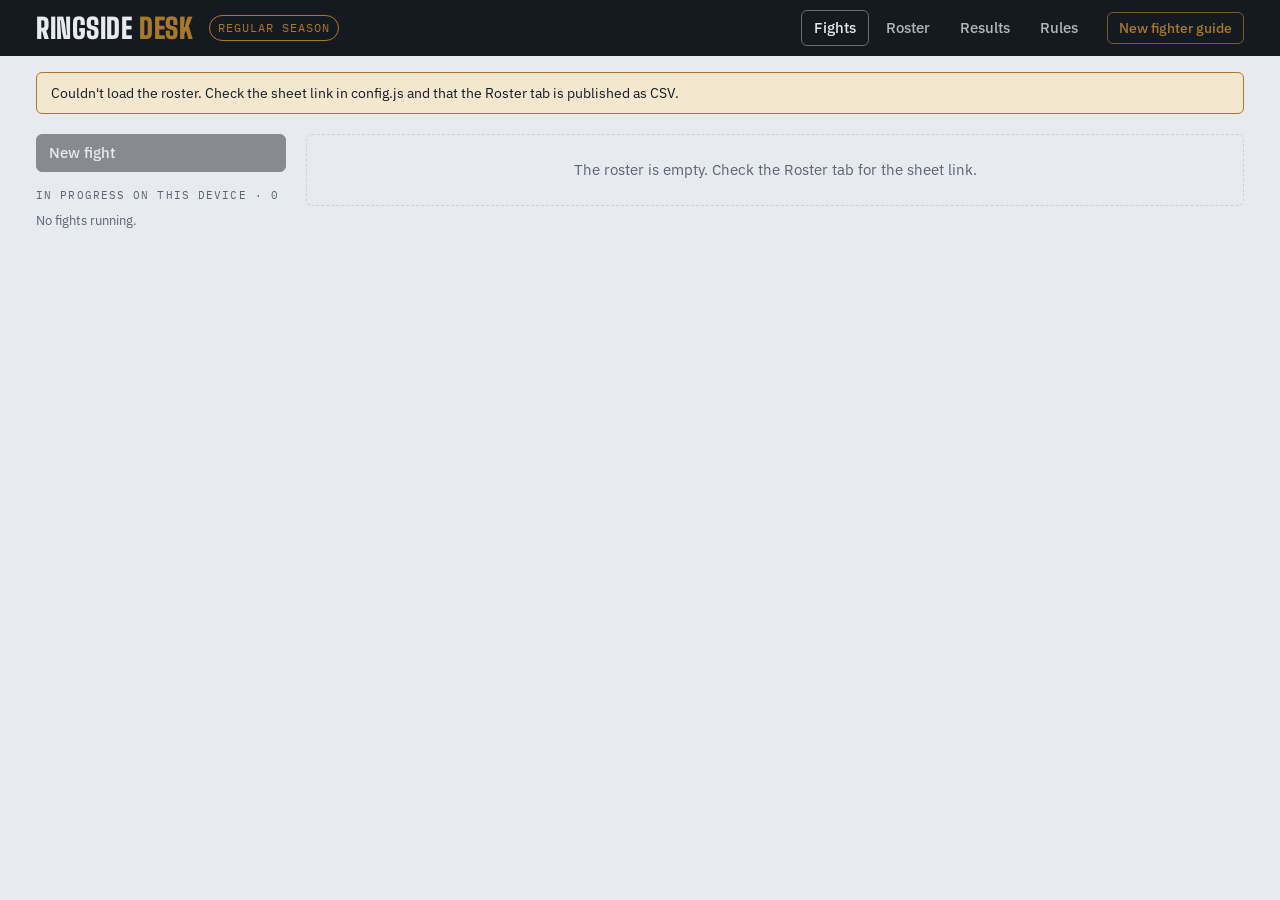
<file: index.html>
<!doctype html>
<html lang="en">
<head>
<meta charset="utf-8">
<meta name="viewport" content="width=device-width, initial-scale=1, viewport-fit=cover">
<title>Ringside Desk</title>
<link rel="preconnect" href="https://fonts.googleapis.com">
<link rel="preconnect" href="https://fonts.gstatic.com" crossorigin>
<link rel="stylesheet" href="https://fonts.googleapis.com/css2?family=Big+Shoulders+Display:wght@700;800;900&family=IBM+Plex+Mono:wght@400;600&family=IBM+Plex+Sans:wght@400;500;600&display=swap">
<link rel="stylesheet" href="css/style.css">
</head>
<body>
<header class="top">
  <div class="wrap">
    <div class="brand">Ringside <span>Desk</span></div>
    <span class="phase-chip" id="phaseChip">Regular season</span>
    <nav class="tabs" role="tablist" aria-label="Sections">
      <button role="tab" id="tab-fight" data-tab="fight" aria-selected="true">Fights</button>
      <button role="tab" id="tab-roster" data-tab="roster" aria-selected="false">Roster</button>
      <button role="tab" id="tab-results" data-tab="results" aria-selected="false">Results</button>
      <button role="tab" id="tab-rules" data-tab="rules" aria-selected="false">Rules</button>
    </nav>
    <a class="navlink" href="builder.html">New fighter guide</a>
  </div>
</header>
<div class="wrap">
  <div id="banner" class="banner" hidden></div>
  <main id="main"><div class="empty" style="margin-top:20px">Loading the roster…</div></main>
</div>
<div id="toast" class="toast" hidden role="status" aria-live="polite"></div>
<script src="config.js"></script>
<script src="js/engine.js"></script>
<script src="js/sheet.js"></script>
<script src="js/app.js"></script>
</body>
</html>
</file>
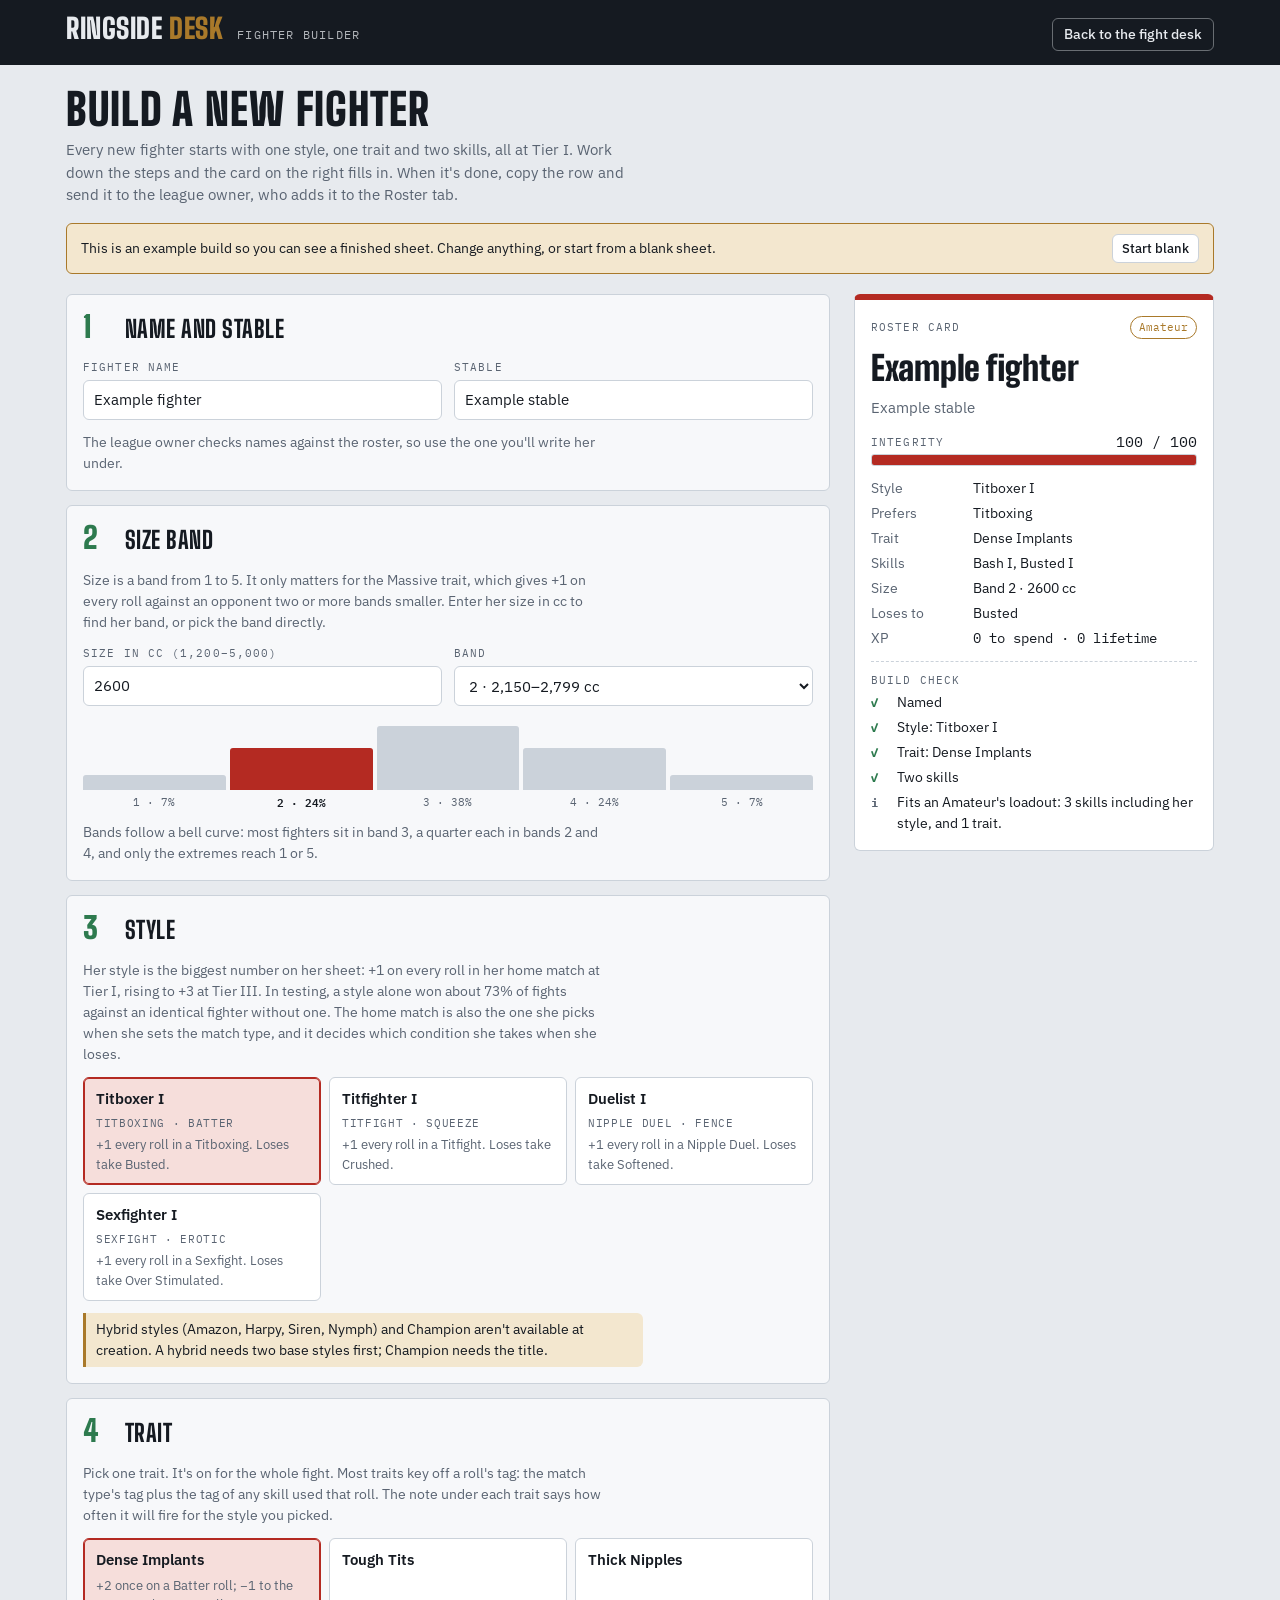
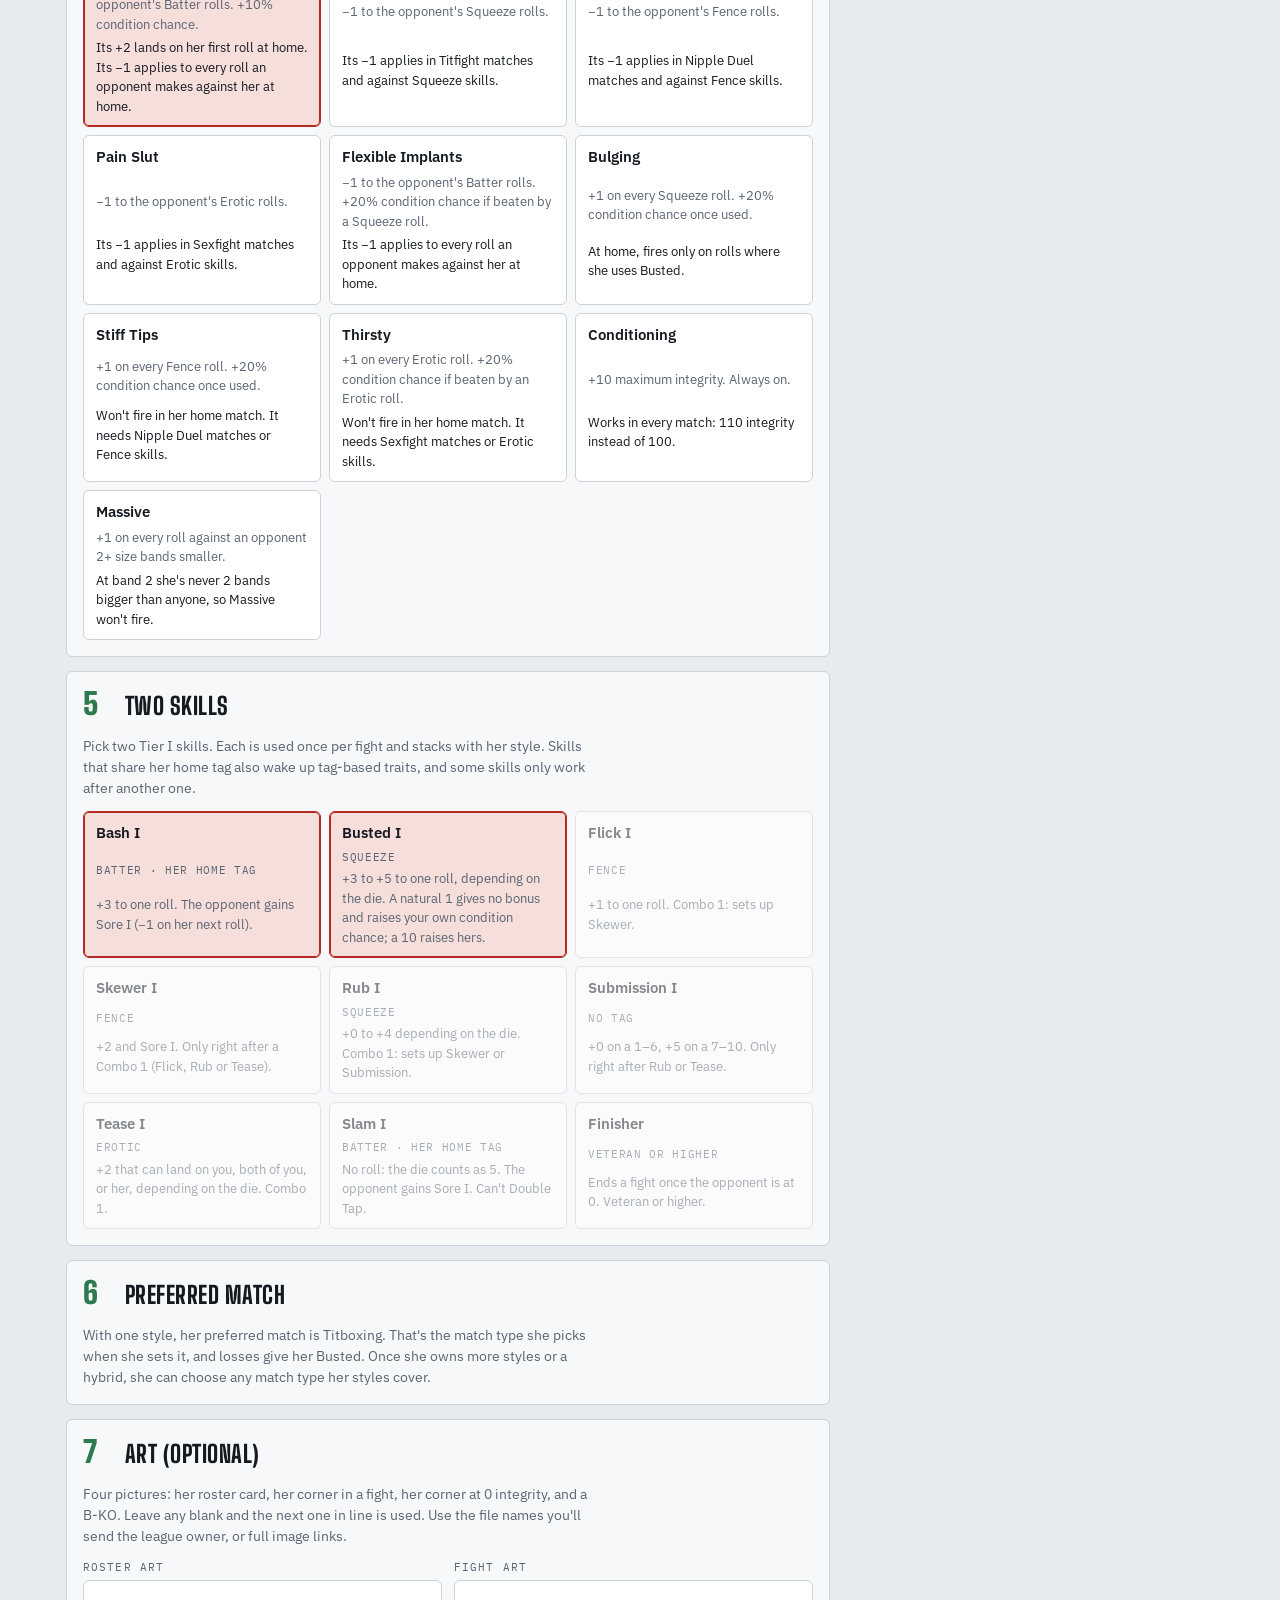
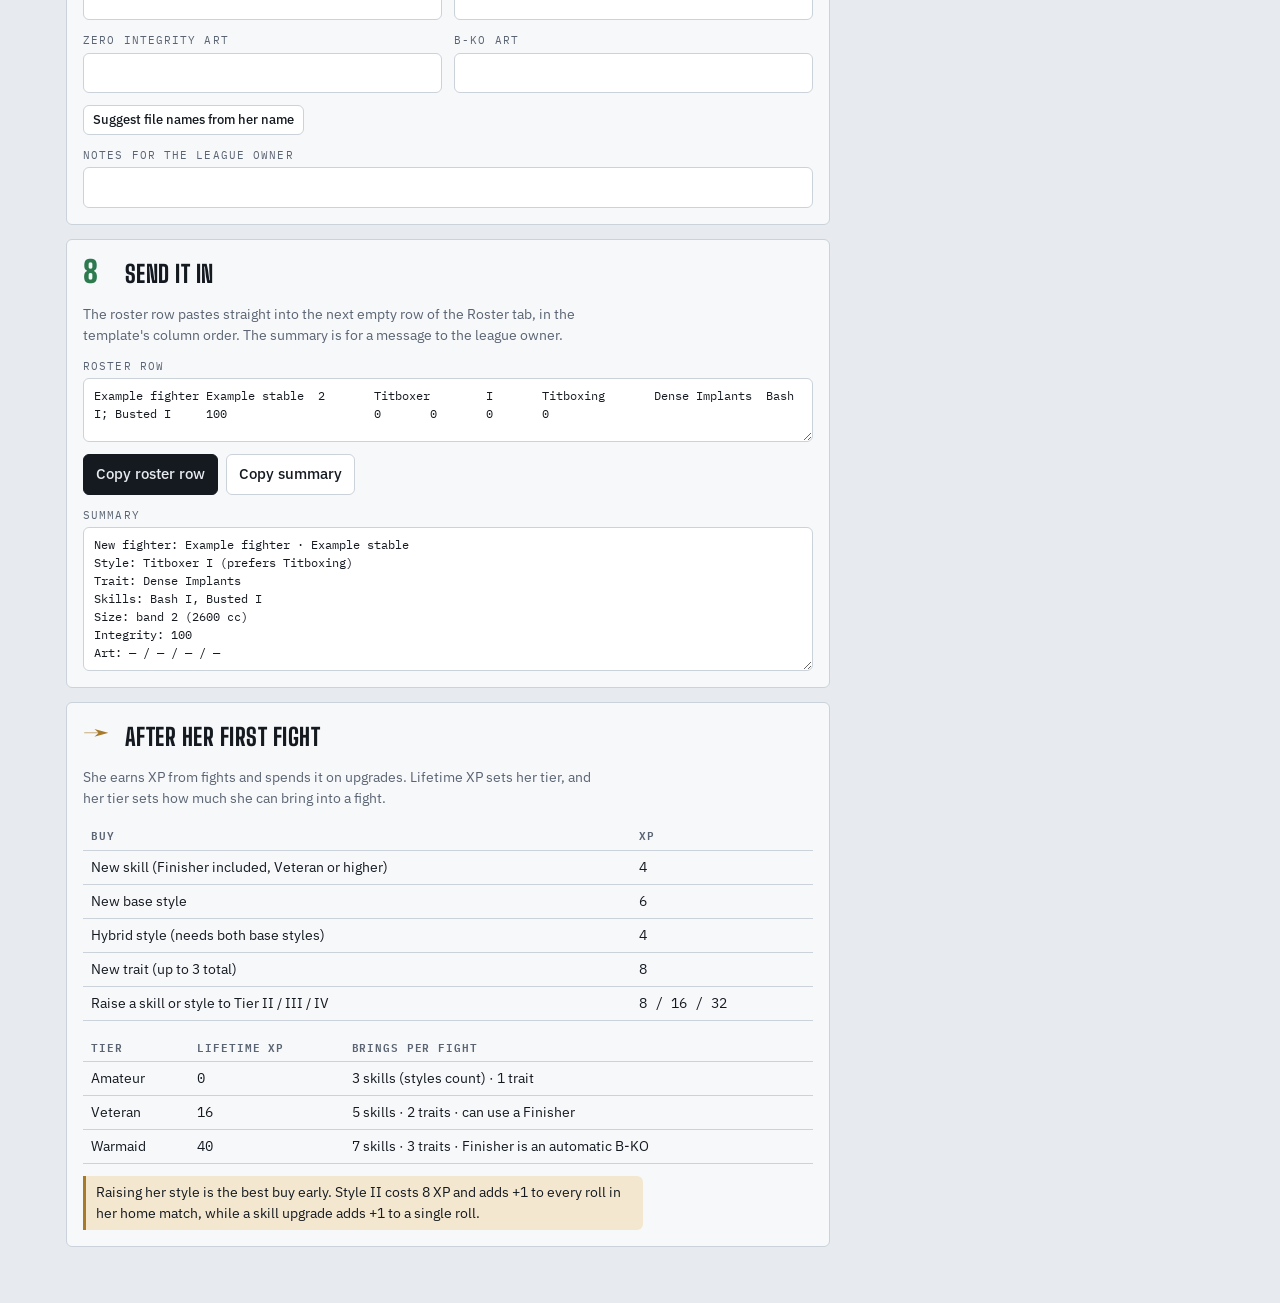
<file: builder.html>
<!doctype html>
<html lang="en">
<head>
<meta charset="utf-8">
<meta name="viewport" content="width=device-width, initial-scale=1, viewport-fit=cover">
<title>Ringside Fighter Builder</title>
<link rel="preconnect" href="https://fonts.googleapis.com">
<link rel="preconnect" href="https://fonts.gstatic.com" crossorigin>
<link rel="stylesheet" href="https://fonts.googleapis.com/css2?family=Big+Shoulders+Display:wght@700;800;900&family=IBM+Plex+Mono:wght@400;600&family=IBM+Plex+Sans:wght@400;500;600&display=swap">
<style>
/* Layout: the steps of a new fighter's paperwork on the left, the finished roster card pinned on the right like a sheet on a clipboard. */
:root {
  --mat: #E7EAEE; --panel: #F7F8FA; --raised: #FFFFFF; --ink: #151A21; --muted: #5A6472; --line: #CBD2DA;
  --red: #B42A22; --red-soft: #F6DEDB; --gold: #A9792A; --gold-soft: #F3E7CF; --ok: #2D7A4E; --ok-soft: #DDEFE4; --warn: #A3610B;
  --display: "Big Shoulders Display", "Arial Narrow", Impact, sans-serif;
  --body: "IBM Plex Sans", system-ui, -apple-system, "Segoe UI", sans-serif;
  --mono: "IBM Plex Mono", ui-monospace, Menlo, monospace;
  --r: 6px;
}
@media (prefers-color-scheme: dark) { :root:not([data-theme="light"]) {
  --mat: #0F1216; --panel: #171B21; --raised: #1D222A; --ink: #E7EAEE; --muted: #98A2AF; --line: #2B323C;
  --red: #E0564C; --red-soft: #3A1E1C; --gold: #D6A54E; --gold-soft: #33291A; --ok: #5CB585; --ok-soft: #17301F; --warn: #E0A04A; color-scheme: dark } }
:root[data-theme="dark"] {
  --mat: #0F1216; --panel: #171B21; --raised: #1D222A; --ink: #E7EAEE; --muted: #98A2AF; --line: #2B323C;
  --red: #E0564C; --red-soft: #3A1E1C; --gold: #D6A54E; --gold-soft: #33291A; --ok: #5CB585; --ok-soft: #17301F; --warn: #E0A04A; color-scheme: dark }
* { box-sizing: border-box; }
html, body { background: var(--mat); color: var(--ink); }
body { font-family: var(--body); font-size: 15px; line-height: 1.5; }
button, input, select, textarea { font: inherit; color: inherit; }
:focus-visible { outline: 2px solid var(--gold); outline-offset: 2px; }
@media (prefers-reduced-motion: reduce) { * { transition: none !important; } }

header.top { background: var(--ink); color: var(--mat); }
header.top .wrap { display: flex; align-items: baseline; gap: 14px; flex-wrap: wrap; padding-block: 14px; }
.brand { font-family: var(--display); font-weight: 900; font-size: 28px; text-transform: uppercase; letter-spacing: .02em; line-height: 1; }
.brand span { color: var(--gold); }
.sub { font-family: var(--mono); font-size: 12px; text-transform: uppercase; letter-spacing: .1em; opacity: .75; }
.wrap { max-width: 1180px; margin: 0 auto; padding-inline: 16px; }
main.wrap { padding-block: 22px 56px; }

h1, h2, h3 { font-family: var(--display); text-transform: uppercase; letter-spacing: .02em; margin: 0; text-wrap: balance; }
h1 { font-size: clamp(30px, 5vw, 44px); font-weight: 900; line-height: 1; }
h2 { font-size: 24px; font-weight: 800; }
h3 { font-size: 18px; font-weight: 800; }
p { margin: 0; max-width: 65ch; }
.lede { color: var(--muted); margin-top: 8px; }
.label { font-family: var(--mono); font-size: 11px; text-transform: uppercase; letter-spacing: .1em; color: var(--muted); }
.muted { color: var(--muted); }
.num { font-family: var(--mono); font-variant-numeric: tabular-nums; }

.layout { display: grid; grid-template-columns: minmax(0, 1fr) 360px; gap: 24px; margin-top: 20px; align-items: start; }
@media (max-width: 900px) { .layout { grid-template-columns: minmax(0, 1fr); } }
.steps { display: grid; gap: 14px; min-width: 0; }
.step { background: var(--panel); border: 1px solid var(--line); border-radius: var(--r); padding: 16px; display: grid; gap: 12px; min-width: 0; }
.step-head { display: flex; gap: 12px; align-items: baseline; }
.step-no { font-family: var(--display); font-weight: 900; font-size: 30px; line-height: 1; color: var(--gold); min-width: 30px; }
.step.done .step-no { color: var(--ok); }
.why { font-size: 14px; color: var(--muted); }
.tip { font-size: 14px; border-left: 3px solid var(--gold); padding: 6px 10px; background: var(--gold-soft); border-radius: 0 var(--r) var(--r) 0; max-width: 70ch; }

.field { display: grid; gap: 4px; min-width: 0; }
.field input, .field select, .field textarea { border: 1px solid var(--line); border-radius: var(--r); background: var(--raised); padding: 8px 10px; width: 100%; min-width: 0; }
.grid2 { display: grid; grid-template-columns: repeat(2, minmax(0, 1fr)); gap: 12px; }
@media (max-width: 560px) { .grid2 { grid-template-columns: minmax(0, 1fr); } }

.choices { display: grid; grid-template-columns: repeat(auto-fill, minmax(200px, 1fr)); gap: 8px; }
.choice { text-align: left; border: 1px solid var(--line); border-radius: var(--r); background: var(--raised); padding: 10px 12px; cursor: pointer; display: grid; gap: 4px; }
.choice:hover:not(:disabled) { border-color: var(--ink); }
.choice[aria-pressed="true"] { border-color: var(--red); background: var(--red-soft); box-shadow: inset 0 0 0 1px var(--red); }
.choice:disabled { opacity: .5; cursor: not-allowed; }
.choice .name { font-weight: 600; }
.choice .meta { font-family: var(--mono); font-size: 11px; color: var(--muted); text-transform: uppercase; letter-spacing: .06em; }
.choice .desc { font-size: 13px; color: var(--muted); }

.bands { display: grid; grid-template-columns: repeat(5, minmax(0, 1fr)); gap: 4px; align-items: end; height: 92px; }
.band { display: grid; gap: 4px; align-content: end; text-align: center; }
.band .bar { background: var(--line); border-radius: 3px 3px 0 0; }
.band.on .bar { background: var(--red); }
.band .bl { font-family: var(--mono); font-size: 11px; color: var(--muted); }
.band.on .bl { color: var(--ink); font-weight: 600; }

.note { font-size: 14px; display: flex; gap: 8px; align-items: baseline; }
.note b { font-family: var(--mono); font-size: 12px; min-width: 18px; }
.note.ok b { color: var(--ok); } .note.warn b { color: var(--warn); } .note.info b { color: var(--muted); }

/* the sheet */
.sheet { position: sticky; top: calc(16px + env(safe-area-inset-top, 0px)); background: var(--raised); border: 1px solid var(--line); border-top: 6px solid var(--red); border-radius: var(--r); padding: 16px; display: grid; gap: 12px; min-width: 0; }
@media (max-width: 900px) { .sheet { position: static; } }
.sheet-name { font-family: var(--display); font-weight: 900; font-size: 34px; line-height: 1; overflow-wrap: anywhere; }
.chip { font-family: var(--mono); font-size: 11px; padding: 2px 8px; border-radius: 99px; border: 1px solid var(--line); white-space: nowrap; }
.chip.gold { border-color: var(--gold); color: var(--gold); }
.chips { display: flex; flex-wrap: wrap; gap: 5px; }
.kv { display: grid; grid-template-columns: 92px minmax(0, 1fr); gap: 4px 10px; font-size: 14px; margin: 0; }
.kv dt { color: var(--muted); } .kv dd { margin: 0; overflow-wrap: anywhere; }
.meter { height: 12px; border-radius: 3px; border: 1px solid var(--line); background: var(--mat); overflow: hidden; }
.meter i { display: block; height: 100%; background: var(--red); }
.checks { display: grid; gap: 4px; border-top: 1px dashed var(--line); padding-top: 10px; }

.btn { display: inline-flex; align-items: center; gap: 6px; border-radius: var(--r); border: 1px solid var(--line); background: var(--raised); padding: 8px 12px; cursor: pointer; font-weight: 500; }
.btn:hover:not(:disabled) { border-color: var(--ink); }
.btn:disabled { opacity: .45; cursor: not-allowed; }
.btn.primary { background: var(--ink); color: var(--mat); border-color: var(--ink); }
.btn.small { padding: 4px 9px; font-size: 13px; }
.row { display: flex; flex-wrap: wrap; gap: 8px; align-items: center; }
.out { width: 100%; font-family: var(--mono); font-size: 12px; border: 1px solid var(--line); border-radius: var(--r); background: var(--panel); padding: 8px; color: var(--ink); resize: vertical; min-height: 64px; }
.example { display: flex; flex-wrap: wrap; gap: 10px; align-items: center; justify-content: space-between; padding: 10px 14px; border-radius: var(--r); border: 1px solid var(--gold); background: var(--gold-soft); margin-top: 16px; font-size: 14px; }
.tbl-wrap { overflow-x: auto; }
table { border-collapse: collapse; width: 100%; font-size: 14px; }
th, td { text-align: left; padding: 6px 8px; border-bottom: 1px solid var(--line); vertical-align: top; }
th { font-family: var(--mono); font-size: 11px; text-transform: uppercase; letter-spacing: .08em; color: var(--muted); font-weight: 600; }
td.num { font-family: var(--mono); }
.toast { position: fixed; left: 50%; bottom: calc(18px + env(safe-area-inset-bottom, 0px)); transform: translateX(-50%); background: var(--ink); color: var(--mat); padding: 9px 14px; border-radius: var(--r); font-size: 14px; z-index: 10; max-width: calc(100% - 32px); }
header.top a.navlink { margin-left: auto; color: inherit; font-size: 14px; font-weight: 500; text-decoration: none; border: 1px solid color-mix(in srgb, var(--mat) 40%, transparent); border-radius: var(--r); padding: 5px 11px; }
header.top a.navlink:hover { border-color: var(--mat); }
body { margin: 0; }
[hidden] { display: none !important; }
</style>
</head>
<body>

<header class="top"><div class="wrap"><div class="brand">Ringside <span>Desk</span></div><div class="sub">Fighter builder</div><a class="navlink" href="index.html">Back to the fight desk</a></div></header>

<main class="wrap">
  <h1>Build a new fighter</h1>
  <p class="lede">Every new fighter starts with one style, one trait and two skills, all at Tier I. Work down the steps and the card on the right fills in. When it's done, copy the row and send it to the league owner, who adds it to the Roster tab.</p>
  <div class="example" id="exampleBar" hidden>
    <span>This is an example build so you can see a finished sheet. Change anything, or start from a blank sheet.</span>
    <button class="btn small" id="startBlank" type="button">Start blank</button>
  </div>

  <div class="layout">
    <div class="steps">

      <section class="step" id="s1">
        <div class="step-head"><span class="step-no">1</span><h2>Name and stable</h2></div>
        <div class="grid2">
          <div class="field"><label class="label" for="f-name">Fighter name</label><input id="f-name" type="text" autocomplete="off" placeholder="Name as it appears on the roster"></div>
          <div class="field"><label class="label" for="f-stable">Stable</label><input id="f-stable" type="text" autocomplete="off" placeholder="Your stable's name"></div>
        </div>
        <p class="why">The league owner checks names against the roster, so use the one you'll write her under.</p>
      </section>

      <section class="step" id="s2">
        <div class="step-head"><span class="step-no">2</span><h2>Size band</h2></div>
        <p class="why">Size is a band from 1 to 5. It only matters for the Massive trait, which gives +1 on every roll against an opponent two or more bands smaller. Enter her size in cc to find her band, or pick the band directly.</p>
        <div class="grid2">
          <div class="field"><label class="label" for="f-cc">Size in cc (1,200–5,000)</label><input id="f-cc" type="number" min="1200" max="5000" step="50" placeholder="e.g. 2600"></div>
          <div class="field"><label class="label" for="f-band">Band</label>
            <select id="f-band"><option value="1">1 · 1,200–2,149 cc</option><option value="2">2 · 2,150–2,799 cc</option><option value="3">3 · 2,800–3,399 cc</option><option value="4">4 · 3,400–4,049 cc</option><option value="5">5 · 4,050–5,000 cc</option></select></div>
        </div>
        <div class="bands" id="bands" aria-label="How common each band is"></div>
        <p class="why">Bands follow a bell curve: most fighters sit in band 3, a quarter each in bands 2 and 4, and only the extremes reach 1 or 5.</p>
      </section>

      <section class="step" id="s3">
        <div class="step-head"><span class="step-no">3</span><h2>Style</h2></div>
        <p class="why">Her style is the biggest number on her sheet: +1 on every roll in her home match at Tier I, rising to +3 at Tier III. In testing, a style alone won about 73% of fights against an identical fighter without one. The home match is also the one she picks when she sets the match type, and it decides which condition she takes when she loses.</p>
        <div class="choices" id="styles"></div>
        <p class="tip">Hybrid styles (Amazon, Harpy, Siren, Nymph) and Champion aren't available at creation. A hybrid needs two base styles first; Champion needs the title.</p>
      </section>

      <section class="step" id="s4">
        <div class="step-head"><span class="step-no">4</span><h2>Trait</h2></div>
        <p class="why">Pick one trait. It's on for the whole fight. Most traits key off a roll's tag: the match type's tag plus the tag of any skill used that roll. The note under each trait says how often it will fire for the style you picked.</p>
        <div class="choices" id="traits"></div>
      </section>

      <section class="step" id="s5">
        <div class="step-head"><span class="step-no">5</span><h2>Two skills</h2></div>
        <p class="why">Pick two Tier I skills. Each is used once per fight and stacks with her style. Skills that share her home tag also wake up tag-based traits, and some skills only work after another one.</p>
        <div class="choices" id="skills"></div>
      </section>

      <section class="step" id="s6">
        <div class="step-head"><span class="step-no">6</span><h2>Preferred match</h2></div>
        <p id="prefText" class="why"></p>
      </section>

      <section class="step" id="s7">
        <div class="step-head"><span class="step-no">7</span><h2>Art (optional)</h2></div>
        <p class="why">Four pictures: her roster card, her corner in a fight, her corner at 0 integrity, and a B-KO. Leave any blank and the next one in line is used. Use the file names you'll send the league owner, or full image links.</p>
        <div class="grid2">
          <div class="field"><label class="label" for="f-art">Roster art</label><input id="f-art" type="text" autocomplete="off"></div>
          <div class="field"><label class="label" for="f-fart">Fight art</label><input id="f-fart" type="text" autocomplete="off"></div>
          <div class="field"><label class="label" for="f-zart">Zero integrity art</label><input id="f-zart" type="text" autocomplete="off"></div>
          <div class="field"><label class="label" for="f-bart">B-KO art</label><input id="f-bart" type="text" autocomplete="off"></div>
        </div>
        <div class="row"><button class="btn small" id="suggestArt" type="button">Suggest file names from her name</button></div>
        <div class="field"><label class="label" for="f-notes">Notes for the league owner</label><input id="f-notes" type="text" autocomplete="off"></div>
      </section>

      <section class="step" id="s8">
        <div class="step-head"><span class="step-no">8</span><h2>Send it in</h2></div>
        <p class="why">The roster row pastes straight into the next empty row of the Roster tab, in the template's column order. The summary is for a message to the league owner.</p>
        <div class="field"><span class="label">Roster row</span><textarea class="out" id="outRow" readonly rows="2"></textarea></div>
        <div class="row"><button class="btn primary" id="copyRow" type="button">Copy roster row</button><button class="btn" id="copySummary" type="button">Copy summary</button></div>
        <div class="field"><span class="label">Summary</span><textarea class="out" id="outSummary" readonly rows="7"></textarea></div>
      </section>

      <section class="step" id="s9">
        <div class="step-head"><span class="step-no">→</span><h2>After her first fight</h2></div>
        <p class="why">She earns XP from fights and spends it on upgrades. Lifetime XP sets her tier, and her tier sets how much she can bring into a fight.</p>
        <div class="tbl-wrap"><table>
          <thead><tr><th>Buy</th><th>XP</th></tr></thead>
          <tbody>
            <tr><td>New skill (Finisher included, Veteran or higher)</td><td class="num">4</td></tr>
            <tr><td>New base style</td><td class="num">6</td></tr>
            <tr><td>Hybrid style (needs both base styles)</td><td class="num">4</td></tr>
            <tr><td>New trait (up to 3 total)</td><td class="num">8</td></tr>
            <tr><td>Raise a skill or style to Tier II / III / IV</td><td class="num">8 / 16 / 32</td></tr>
          </tbody></table></div>
        <div class="tbl-wrap"><table>
          <thead><tr><th>Tier</th><th>Lifetime XP</th><th>Brings per fight</th></tr></thead>
          <tbody>
            <tr><td>Amateur</td><td class="num">0</td><td>3 skills (styles count) · 1 trait</td></tr>
            <tr><td>Veteran</td><td class="num">16</td><td>5 skills · 2 traits · can use a Finisher</td></tr>
            <tr><td>Warmaid</td><td class="num">40</td><td>7 skills · 3 traits · Finisher is an automatic B-KO</td></tr>
          </tbody></table></div>
        <p class="tip">Raising her style is the best buy early. Style II costs 8 XP and adds +1 to every roll in her home match, while a skill upgrade adds +1 to a single roll.</p>
      </section>
    </div>

    <aside class="sheet" aria-label="Character sheet preview">
      <div class="row" style="justify-content:space-between"><span class="label">Roster card</span><span class="chips"><span class="chip gold">Amateur</span></span></div>
      <div class="sheet-name" id="pvName">Unnamed</div>
      <div class="muted" id="pvStable"></div>
      <div>
        <div class="row" style="justify-content:space-between"><span class="label">Integrity</span><span class="num" id="pvInt">100 / 100</span></div>
        <div class="meter"><i style="width:100%"></i></div>
      </div>
      <dl class="kv">
        <dt>Style</dt><dd id="pvStyle">—</dd>
        <dt>Prefers</dt><dd id="pvPref">—</dd>
        <dt>Trait</dt><dd id="pvTrait">—</dd>
        <dt>Skills</dt><dd id="pvSkills">—</dd>
        <dt>Size</dt><dd id="pvSize">—</dd>
        <dt>Loses to</dt><dd id="pvCond">—</dd>
        <dt>XP</dt><dd class="num">0 to spend · 0 lifetime</dd>
      </dl>
      <div class="checks" id="checks" aria-live="polite"></div>
    </aside>
  </div>
</main>
<div class="toast" id="toast" hidden role="status" aria-live="polite"></div>

<script>
const ROMAN = ["", "I", "II", "III", "IV"];
const STYLES = {
  "Titboxer":   { match: "Titboxing",   tag: "Batter",  cond: "Busted" },
  "Titfighter": { match: "Titfight",    tag: "Squeeze", cond: "Crushed" },
  "Duelist":    { match: "Nipple Duel", tag: "Fence",   cond: "Softened" },
  "Sexfighter": { match: "Sexfight",    tag: "Erotic",  cond: "Over Stimulated" }
};
const TAG_MATCH = { Batter: "Titboxing", Squeeze: "Titfight", Fence: "Nipple Duel", Erotic: "Sexfight" };
const SKILLS = {
  "Bash":       { tag: "Batter",  text: "+3 to one roll. The opponent gains Sore I (−1 on her next roll)." },
  "Busted":     { tag: "Squeeze", text: "+3 to +5 to one roll, depending on the die. A natural 1 gives no bonus and raises your own condition chance; a 10 raises hers." },
  "Flick":      { tag: "Fence",   text: "+1 to one roll. Combo 1: sets up Skewer.", combo1: true },
  "Skewer":     { tag: "Fence",   text: "+2 and Sore I. Only right after a Combo 1 (Flick, Rub or Tease).", needs: ["Flick", "Rub", "Tease"] },
  "Rub":        { tag: "Squeeze", text: "+0 to +4 depending on the die. Combo 1: sets up Skewer or Submission.", combo1: true },
  "Submission": { tag: "",        text: "+0 on a 1–6, +5 on a 7–10. Only right after Rub or Tease.", needs: ["Rub", "Tease"] },
  "Tease":      { tag: "Erotic",  text: "+2 that can land on you, both of you, or her, depending on the die. Combo 1.", combo1: true },
  "Slam":       { tag: "Batter",  text: "No roll: the die counts as 5. The opponent gains Sore I. Can't Double Tap." },
  "Finisher":   { tag: "",        text: "Ends a fight once the opponent is at 0. Veteran or higher.", locked: true }
};
const TRAITS = {
  "Dense Implants":    { off: "Batter", def: "Batter", text: "+2 once on a Batter roll; −1 to the opponent's Batter rolls. +10% condition chance." },
  "Tough Tits":        { def: "Squeeze", text: "−1 to the opponent's Squeeze rolls." },
  "Thick Nipples":     { def: "Fence", text: "−1 to the opponent's Fence rolls." },
  "Pain Slut":         { def: "Erotic", text: "−1 to the opponent's Erotic rolls." },
  "Flexible Implants": { def: "Batter", text: "−1 to the opponent's Batter rolls. +20% condition chance if beaten by a Squeeze roll." },
  "Bulging":           { off: "Squeeze", text: "+1 on every Squeeze roll. +20% condition chance once used." },
  "Stiff Tips":        { off: "Fence", text: "+1 on every Fence roll. +20% condition chance once used." },
  "Thirsty":           { off: "Erotic", text: "+1 on every Erotic roll. +20% condition chance if beaten by an Erotic roll." },
  "Conditioning":      { text: "+10 maximum integrity. Always on." },
  "Massive":           { text: "+1 on every roll against an opponent 2+ size bands smaller." }
};
const BAND_SHARE = [7, 24, 38, 24, 7];
const BAND_RANGES = [[1200, 2149], [2150, 2799], [2800, 3399], [3400, 4049], [4050, 5000]];
const EXAMPLE = { name: "Example fighter", stable: "Example stable", cc: 2600, band: 2, style: "Titboxer", trait: "Dense Implants", skills: ["Bash", "Busted"], art: "", fart: "", zart: "", bart: "", notes: "", example: true };
const BLANK = { name: "", stable: "", cc: "", band: 3, style: "", trait: "", skills: [], art: "", fart: "", zart: "", bart: "", notes: "", example: false };

const $ = s => document.querySelector(s);
const store = {
  get() { try { const v = localStorage.getItem("fighter-builder"); return v ? JSON.parse(v) : null; } catch { return null; } },
  set(v) { try { localStorage.setItem("fighter-builder", JSON.stringify(v)); } catch { } }
};
let S = Object.assign({}, BLANK, store.get() || EXAMPLE);
let toastTimer;
function toast(m) { const t = $("#toast"); t.textContent = m; t.hidden = false; clearTimeout(toastTimer); toastTimer = setTimeout(() => t.hidden = true, 3000); }
function el(tag, attrs, ...kids) {
  const e = document.createElement(tag);
  for (const [k, v] of Object.entries(attrs || {})) {
    if (v === false || v == null) continue;
    if (k.startsWith("on")) e.addEventListener(k.slice(2), v); else if (k === "class") e.className = v; else e.setAttribute(k, v === true ? "" : v);
  }
  kids.flat().forEach(k => k != null && k !== false && e.append(k instanceof Node ? k : document.createTextNode(String(k))));
  return e;
}
function save(patch) { Object.assign(S, patch, { example: false }); store.set(S); render(); }
function bandForCc(cc) { const n = +cc; if (!n) return null; const i = BAND_RANGES.findIndex(([a, b]) => n >= a && n <= b); return i >= 0 ? i + 1 : (n < 1200 ? 1 : 5); }

/** How the chosen trait plays with the chosen style and skills. */
function traitNote(trait, style, skills) {
  const t = TRAITS[trait], st = STYLES[style]; if (!t) return "";
  if (trait === "Conditioning") return "Works in every match: 110 integrity instead of 100.";
  if (trait === "Massive") return S.band <= 2 ? `At band ${S.band} she's never 2 bands bigger than anyone, so Massive won't fire.` : `At band ${S.band}, fires against bands ${S.band - 2 === 1 ? "1" : "1–" + (S.band - 2)}.`;
  if (!st) return "Pick a style to see how often this fires.";
  const parts = [];
  if (t.off) {
    const viaSkills = skills.filter(k => SKILLS[k] && SKILLS[k].tag === t.off);
    if (t.off === st.tag) parts.push(trait === "Dense Implants" ? "Its +2 lands on her first roll at home." : "Fires on every roll in her home match.");
    else if (viaSkills.length) parts.push(`At home, fires only on rolls where she uses ${viaSkills.join(" or ")}.`);
    else parts.push(`Won't fire in her home match. It needs ${TAG_MATCH[t.off]} matches or ${t.off} skills.`);
  }
  if (t.def) parts.push(t.def === st.tag ? `Its −1 applies to every roll an opponent makes against her at home.` : `Its −1 applies in ${TAG_MATCH[t.def]} matches and against ${t.def} skills.`);
  return parts.join(" ");
}
function skillNote(name, skills) {
  const s = SKILLS[name];
  if (s.needs && !skills.some(k => s.needs.includes(k) && k !== name)) return `Needs ${s.needs.join(", ").replace(/, ([^,]*)$/, " or $1")} as her other skill, or it can never be used.`;
  return "";
}

function renderBands() {
  const box = $("#bands"); box.replaceChildren();
  BAND_SHARE.forEach((p, i) => box.append(el("div", { class: "band" + (S.band === i + 1 ? " on" : "") },
    el("div", { class: "bar", style: `height:${Math.round(p / 38 * 60) + 4}px` }), el("div", { class: "bl" }, `${i + 1} · ${p}%`))));
}
function renderStyles() {
  const box = $("#styles"); box.replaceChildren();
  for (const [name, st] of Object.entries(STYLES)) box.append(el("button", { class: "choice", type: "button", "aria-pressed": String(S.style === name), onclick: () => save({ style: name }) },
    el("span", { class: "name" }, `${name} I`), el("span", { class: "meta" }, `${st.match} · ${st.tag}`),
    el("span", { class: "desc" }, `+1 every roll in a ${st.match}. Loses take ${st.cond}.`)));
}
function renderTraits() {
  const box = $("#traits"); box.replaceChildren();
  for (const [name, t] of Object.entries(TRAITS)) box.append(el("button", { class: "choice", type: "button", "aria-pressed": String(S.trait === name), onclick: () => save({ trait: name }) },
    el("span", { class: "name" }, name), el("span", { class: "desc" }, t.text),
    S.style || name === "Conditioning" || name === "Massive" ? el("span", { class: "desc", style: "color:var(--ink)" }, traitNote(name, S.style, S.skills)) : null));
}
function renderSkills() {
  const box = $("#skills"); box.replaceChildren();
  for (const [name, s] of Object.entries(SKILLS)) {
    const on = S.skills.includes(name), full = S.skills.length >= 2 && !on;
    box.append(el("button", { class: "choice", type: "button", disabled: s.locked || full, "aria-pressed": String(on),
      onclick: () => save({ skills: on ? S.skills.filter(k => k !== name) : S.skills.concat(name) }) },
      el("span", { class: "name" }, s.locked ? name : `${name} I`),
      el("span", { class: "meta" }, s.locked ? "Veteran or higher" : (s.tag ? `${s.tag}${S.style && STYLES[S.style].tag === s.tag ? " · her home tag" : ""}` : "No tag")),
      el("span", { class: "desc" }, s.text)));
  }
}
function checks() {
  const out = [], st = STYLES[S.style];
  out.push(S.name.trim() ? ["ok", "Named"] : ["warn", "Give her a name."]);
  out.push(st ? ["ok", `Style: ${S.style} I`] : ["warn", "Pick a style."]);
  out.push(S.trait ? ["ok", `Trait: ${S.trait}`] : ["warn", "Pick a trait."]);
  out.push(S.skills.length === 2 ? ["ok", "Two skills"] : ["warn", `Pick ${2 - S.skills.length} more skill${S.skills.length === 1 ? "" : "s"}.`]);
  for (const k of S.skills) { const n = skillNote(k, S.skills); if (n) out.push(["warn", `${k}: ${n}`]); }
  if (S.trait && st) {
    const t = TRAITS[S.trait];
    if (t.off && t.off !== st.tag && !S.skills.some(k => SKILLS[k].tag === t.off)) out.push(["warn", `${S.trait} won't fire in her home match. Consider a ${t.off} skill or a different trait.`]);
    if (S.trait === "Massive" && S.band <= 2) out.push(["warn", "Massive never fires at band 1 or 2."]);
  }
  if (S.skills.includes("Slam")) out.push(["info", "Slam trades the die for a flat 5. It's mainly worth it for the Sore."]);
  if (S.skills.includes("Tease")) out.push(["info", "Tease can hand its bonus to the opponent on a 1–3."]);
  out.push(["info", "Fits an Amateur's loadout: 3 skills including her style, and 1 trait."]);
  return out;
}
function rowValues() {
  const maxI = S.trait === "Conditioning" ? 110 : 100, st = STYLES[S.style];
  return [S.name.trim(), S.stable.trim(), S.band, S.style, S.style ? "I" : "", st ? st.match : "", S.trait ? (S.trait === "Conditioning" ? "Conditioning I" : S.trait) : "",
    S.skills.map(k => `${k} I`).join("; "), maxI, "", "", 0, 0, 0, 0, "", S.art.trim(), S.fart.trim(), S.zart.trim(), S.bart.trim(), S.notes.trim()];
}
function summary() {
  const st = STYLES[S.style];
  return [`New fighter: ${S.name.trim() || "(no name yet)"}${S.stable.trim() ? " · " + S.stable.trim() : ""}`,
    `Style: ${S.style ? S.style + " I" : "—"}${st ? ` (prefers ${st.match})` : ""}`, `Trait: ${S.trait || "—"}`,
    `Skills: ${S.skills.map(k => k + " I").join(", ") || "—"}`, `Size: band ${S.band}${S.cc ? ` (${S.cc} cc)` : ""}`,
    `Integrity: ${S.trait === "Conditioning" ? 110 : 100}`,
    `Art: ${[S.art, S.fart, S.zart, S.bart].map(x => x.trim() || "—").join(" / ")}`, S.notes.trim() ? `Notes: ${S.notes.trim()}` : ""].filter(Boolean).join("\n");
}
function render() {
  $("#exampleBar").hidden = !S.example;
  for (const [id, k] of [["#f-name", "name"], ["#f-stable", "stable"], ["#f-cc", "cc"], ["#f-art", "art"], ["#f-fart", "fart"], ["#f-zart", "zart"], ["#f-bart", "bart"], ["#f-notes", "notes"]]) {
    const i = $(id); if (document.activeElement !== i) i.value = S[k] ?? "";
  }
  $("#f-band").value = String(S.band);
  renderBands(); renderStyles(); renderTraits(); renderSkills();
  const st = STYLES[S.style];
  $("#prefText").textContent = st ? `With one style, her preferred match is ${st.match}. That's the match type she picks when she sets it, and losses give her ${st.cond}. Once she owns more styles or a hybrid, she can choose any match type her styles cover.` : "Pick a style first. Her preferred match comes from it.";
  const maxI = S.trait === "Conditioning" ? 110 : 100;
  $("#pvName").textContent = S.name.trim() || "Unnamed";
  $("#pvStable").textContent = S.stable.trim() || "No stable yet";
  $("#pvInt").textContent = `${maxI} / ${maxI}`;
  $("#pvStyle").textContent = S.style ? `${S.style} I` : "—";
  $("#pvPref").textContent = st ? st.match : "—";
  $("#pvTrait").textContent = S.trait || "—";
  $("#pvSkills").textContent = S.skills.map(k => k + " I").join(", ") || "—";
  $("#pvSize").textContent = `Band ${S.band}${S.cc ? ` · ${S.cc} cc` : ""}`;
  $("#pvCond").textContent = st ? st.cond : "—";
  const box = $("#checks"); box.replaceChildren(el("span", { class: "label" }, "Build check"));
  checks().forEach(([k, t]) => box.append(el("div", { class: "note " + k }, el("b", {}, k === "ok" ? "✓" : k === "warn" ? "!" : "i"), el("span", {}, t))));
  $("#outRow").value = rowValues().join("\t");
  $("#outSummary").value = summary();
  const done = [!!S.name.trim(), true, !!S.style, !!S.trait, S.skills.length === 2, !!S.style, true, S.style && S.trait && S.skills.length === 2 && S.name.trim()];
  ["#s1", "#s2", "#s3", "#s4", "#s5", "#s6", "#s7", "#s8"].forEach((id, i) => $(id).classList.toggle("done", !!done[i]));
}
const bind = (id, key, fn) => $(id).addEventListener("input", e => save(Object.assign({ [key]: e.target.value }, fn ? fn(e.target.value) : {})));
bind("#f-name", "name"); bind("#f-stable", "stable"); bind("#f-art", "art"); bind("#f-fart", "fart"); bind("#f-zart", "zart"); bind("#f-bart", "bart"); bind("#f-notes", "notes");
bind("#f-cc", "cc", v => { const b = bandForCc(v); return b ? { band: b } : {}; });
$("#f-band").addEventListener("change", e => save({ band: +e.target.value }));
$("#startBlank").addEventListener("click", () => { S = Object.assign({}, BLANK); store.set(S); render(); toast("Blank sheet ready"); });
$("#suggestArt").addEventListener("click", () => {
  const slug = (S.name.trim() || "fighter").toLowerCase().replace(/[^a-z0-9]+/g, "-").replace(/^-|-$/g, "") || "fighter";
  save({ art: `${slug}.jpg`, fart: `${slug}-fight.jpg`, zart: `${slug}-zero.jpg`, bart: `${slug}-bko.jpg` });
});
async function copy(text, what) {
  try { await navigator.clipboard.writeText(text); toast(`${what} copied`); }
  catch { const t = what === "Roster row" ? $("#outRow") : $("#outSummary"); t.focus(); t.select(); toast("Press Ctrl+C or Cmd+C to copy the selected text"); }
}
$("#copyRow").addEventListener("click", () => copy($("#outRow").value, "Roster row"));
$("#copySummary").addEventListener("click", () => copy($("#outSummary").value, "Summary"));
render();
</script>

</body>
</html>
</file>
<file: css/style.css>
/* Layout: a ringside scoring table. Red corner left, blue corner right, the official's log between and below. */
:root {
  --mat: #E7EAEE; --panel: #F7F8FA; --raised: #FFFFFF; --ink: #151A21; --muted: #5A6472; --line: #CBD2DA;
  --red: #B42A22; --red-soft: #F6DEDB; --blue: #1D4F9F; --blue-soft: #DCE6F6; --gold: #A9792A; --gold-soft: #F3E7CF;
  --ok: #2D7A4E; --warn: #A3610B; --danger: #A01E2E;
  --display: "Big Shoulders Display", "Arial Narrow", Impact, sans-serif;
  --body: "IBM Plex Sans", system-ui, -apple-system, "Segoe UI", sans-serif;
  --mono: "IBM Plex Mono", ui-monospace, "SFMono-Regular", Menlo, monospace;
  --r: 6px;
}
@media (prefers-color-scheme: dark) { :root:not([data-theme="light"]) {
  --mat: #0F1216; --panel: #171B21; --raised: #1D222A; --ink: #E7EAEE; --muted: #98A2AF; --line: #2B323C;
  --red: #E0564C; --red-soft: #3A1E1C; --blue: #5D8FE3; --blue-soft: #1B2840; --gold: #D6A54E; --gold-soft: #33291A;
  --ok: #5CB585; --warn: #E0A04A; --danger: #E06373; color-scheme: dark } }
:root[data-theme="dark"] {
  --mat: #0F1216; --panel: #171B21; --raised: #1D222A; --ink: #E7EAEE; --muted: #98A2AF; --line: #2B323C;
  --red: #E0564C; --red-soft: #3A1E1C; --blue: #5D8FE3; --blue-soft: #1B2840; --gold: #D6A54E; --gold-soft: #33291A;
  --ok: #5CB585; --warn: #E0A04A; --danger: #E06373; color-scheme: dark }

* { box-sizing: border-box; }
[hidden] { display: none !important; }
html, body { background: var(--mat); color: var(--ink); }
body { font-family: var(--body); font-size: 15px; line-height: 1.45; }
button, select, input { font: inherit; color: inherit; }
:focus-visible { outline: 2px solid var(--gold); outline-offset: 2px; }
@media (prefers-reduced-motion: reduce) { * { transition: none !important; animation: none !important; } }

.wrap { max-width: 1240px; margin: 0 auto; padding-inline: 16px; padding-block: 0 48px; }
header.top { position: sticky; top: env(safe-area-inset-top, 0px); z-index: 5; background: var(--ink); color: var(--mat); }
header.top .wrap { display: flex; align-items: center; gap: 16px; flex-wrap: wrap; padding-block: 10px; }
.brand { font-family: var(--display); font-weight: 900; font-size: 28px; letter-spacing: .02em; text-transform: uppercase; line-height: 1; }
.brand span { color: var(--gold); }
nav.tabs { display: flex; gap: 4px; flex-wrap: wrap; margin-left: auto; }
nav.tabs button { background: transparent; border: 1px solid transparent; border-radius: var(--r); padding: 6px 12px; color: inherit; cursor: pointer; font-weight: 500; opacity: .75; }
nav.tabs button[aria-selected="true"] { opacity: 1; border-color: color-mix(in srgb, var(--mat) 40%, transparent); }
.phase-chip { font-family: var(--mono); font-size: 12px; text-transform: uppercase; letter-spacing: .08em; padding: 3px 8px; border-radius: 99px; border: 1px solid var(--gold); color: var(--gold); }

.banner { margin-block: 16px 0; padding: 10px 14px; border-radius: var(--r); background: var(--gold-soft); border: 1px solid var(--gold); font-size: 14px; }
h1, h2, h3 { font-family: var(--display); text-transform: uppercase; letter-spacing: .02em; text-wrap: balance; margin: 0; }
h2 { font-size: 26px; font-weight: 800; }
h3 { font-size: 19px; font-weight: 800; }
.label { font-family: var(--mono); font-size: 11px; text-transform: uppercase; letter-spacing: .1em; color: var(--muted); }
.muted { color: var(--muted); }
.num { font-variant-numeric: tabular-nums; font-family: var(--mono); }

.btn { display: inline-flex; align-items: center; gap: 6px; border-radius: var(--r); border: 1px solid var(--line); background: var(--raised); padding: 7px 12px; cursor: pointer; font-weight: 500; }
.btn:hover:not(:disabled) { border-color: var(--ink); }
.btn:disabled { opacity: .45; cursor: not-allowed; }
.btn.primary { background: var(--ink); color: var(--mat); border-color: var(--ink); }
.btn.gold { background: var(--gold); color: #1a1408; border-color: var(--gold); font-weight: 600; }
.btn.danger { color: var(--danger); border-color: var(--danger); }
.btn.small { padding: 4px 9px; font-size: 13px; }
.row { display: flex; gap: 8px; flex-wrap: wrap; align-items: center; }
.stack { display: grid; gap: 12px; }

/* fight tab */
.fight-layout { display: grid; grid-template-columns: 250px minmax(0, 1fr); gap: 20px; margin-top: 20px; align-items: start; }
@media (max-width: 860px) { .fight-layout { grid-template-columns: minmax(0, 1fr); } }
.rail { display: grid; gap: 8px; }
.rail-item { text-align: left; width: 100%; border: 1px solid var(--line); background: var(--panel); border-radius: var(--r); padding: 9px 10px; cursor: pointer; display: grid; gap: 2px; }
.rail-item[aria-current="true"] { border-color: var(--ink); background: var(--raised); }
.rail-item .vs { font-weight: 600; }
.rail-item .vs .r { color: var(--red); } .rail-item .vs .b { color: var(--blue); }

.card { background: var(--panel); border: 1px solid var(--line); border-radius: var(--r); padding: 16px; min-width: 0; }
.fight-head { display: flex; flex-wrap: wrap; gap: 10px 16px; align-items: center; justify-content: space-between; }
.fight-meta { display: flex; flex-wrap: wrap; gap: 6px; }
.chip { font-family: var(--mono); font-size: 12px; padding: 2px 8px; border-radius: 99px; border: 1px solid var(--line); background: var(--raised); white-space: nowrap; }
.chip.warn { border-color: var(--warn); color: var(--warn); }
.chip.bad { border-color: var(--danger); color: var(--danger); font-weight: 600; }
.chip.gold { border-color: var(--gold); color: var(--gold); }
.seg { display: inline-flex; border: 1px solid var(--line); border-radius: var(--r); overflow: hidden; flex-wrap: wrap; }
.seg button { border: 0; background: var(--raised); padding: 5px 10px; cursor: pointer; font-size: 13px; }
.seg button + button { border-left: 1px solid var(--line); }
.seg button[aria-pressed="true"] { background: var(--ink); color: var(--mat); }

.corners { display: grid; grid-template-columns: repeat(2, minmax(0, 1fr)); gap: 14px; margin-top: 14px; }
@media (max-width: 640px) { .corners { grid-template-columns: minmax(0, 1fr); } }
.corner { border-radius: var(--r); border: 1px solid var(--line); background: var(--raised); padding: 14px; display: grid; gap: 10px; min-width: 0; border-top: 5px solid var(--c); }
.corner.red { --c: var(--red); --cs: var(--red-soft); } .corner.blue { --c: var(--blue); --cs: var(--blue-soft); }
.corner-name { display: flex; align-items: baseline; gap: 10px; flex-wrap: wrap; }
.corner-name .tag { font-family: var(--display); font-weight: 900; font-size: 15px; text-transform: uppercase; color: var(--c); letter-spacing: .06em; }
.corner-name .who { font-family: var(--display); font-weight: 800; font-size: 32px; line-height: 1; }
.meter { display: grid; gap: 4px; }
.meter .bar { height: 14px; border-radius: 3px; background: var(--mat); overflow: hidden; border: 1px solid var(--line); }
.meter .fill { height: 100%; background: var(--c, var(--ink)); transition: width .4s ease; }
.meter .fill.low { background: var(--danger); }
.meter .nums { display: flex; justify-content: space-between; font-family: var(--mono); font-size: 13px; }
.chips { display: flex; flex-wrap: wrap; gap: 5px; }
.pick { border-top: 1px dashed var(--line); padding-top: 10px; display: grid; gap: 8px; }
.opt-grid { display: flex; flex-wrap: wrap; gap: 6px; }
.opt { border: 1px solid var(--line); border-radius: var(--r); background: var(--panel); padding: 5px 9px; cursor: pointer; font-size: 13px; text-align: left; }
.opt[aria-pressed="true"] { background: var(--cs); border-color: var(--c); font-weight: 600; }
.opt:disabled { opacity: .45; cursor: not-allowed; text-decoration: line-through; }
.stepper { display: inline-flex; align-items: center; border: 1px solid var(--line); border-radius: var(--r); overflow: hidden; }
.stepper button { border: 0; background: var(--raised); width: 30px; height: 30px; cursor: pointer; font-size: 16px; }
.stepper output { min-width: 38px; text-align: center; font-family: var(--mono); }
.status-line { font-size: 13px; color: var(--muted); }
.locked { color: var(--ok); font-weight: 600; }

.action-bar { display: flex; flex-wrap: wrap; gap: 10px; align-items: center; justify-content: center; margin-top: 14px; padding: 12px; border-radius: var(--r); background: var(--raised); border: 1px solid var(--line); }
.roll-btn { font-family: var(--display); font-weight: 900; font-size: 22px; text-transform: uppercase; letter-spacing: .05em; padding: 10px 26px; }
.result { margin-top: 14px; border-radius: var(--r); padding: 14px 16px; background: var(--gold-soft); border: 1px solid var(--gold); display: grid; gap: 6px; }
.result .big { font-family: var(--display); font-weight: 900; font-size: 30px; text-transform: uppercase; line-height: 1.05; }

.log { margin-top: 14px; }
.log-head { display: flex; justify-content: space-between; align-items: center; gap: 8px; flex-wrap: wrap; margin-bottom: 8px; }
.log-body { font-family: var(--mono); font-size: 13px; background: var(--raised); border: 1px solid var(--line); border-radius: var(--r); padding: 10px 12px; max-height: 420px; overflow: auto; }
.log-ex { padding-block: 6px; border-bottom: 1px solid var(--line); white-space: pre-wrap; overflow-wrap: anywhere; }
.log-ex:last-child { border-bottom: 0; }
.log-ex .h { font-weight: 600; color: var(--gold); }
.log-ex .Red { color: var(--red); } .log-ex .Blue { color: var(--blue); }

/* setup */
.setup-grid { display: grid; grid-template-columns: repeat(2, minmax(0, 1fr)); gap: 14px; }
@media (max-width: 640px) { .setup-grid { grid-template-columns: minmax(0, 1fr); } }
.field { display: grid; gap: 4px; }
.field select, .field input { border: 1px solid var(--line); border-radius: var(--r); background: var(--raised); padding: 7px 9px; width: 100%; min-width: 0; }
.checks { display: flex; flex-wrap: wrap; gap: 6px; }
.check { display: inline-flex; align-items: center; gap: 6px; border: 1px solid var(--line); border-radius: var(--r); padding: 4px 9px; background: var(--raised); font-size: 13px; cursor: pointer; }
.check input { margin: 0; width: auto; }

/* roster */
.toolbar { display: flex; flex-wrap: wrap; gap: 8px; align-items: center; justify-content: space-between; margin-block: 20px 12px; }
.stable { margin-top: 22px; }
.stable h3 { margin-bottom: 10px; display: flex; gap: 10px; align-items: baseline; }
.f-grid { display: grid; grid-template-columns: repeat(auto-fill, minmax(260px, 1fr)); gap: 12px; }
.f-card { background: var(--raised); border: 1px solid var(--line); border-radius: var(--r); padding: 12px; display: grid; gap: 8px; min-width: 0; }
.f-card.bko { border-color: var(--danger); }
.f-top { display: flex; justify-content: space-between; gap: 8px; align-items: baseline; }
.f-name { font-family: var(--display); font-weight: 800; font-size: 24px; line-height: 1; }
.kv { display: grid; grid-template-columns: 70px minmax(0, 1fr); gap: 2px 8px; font-size: 13px; }
.kv dt { color: var(--muted); } .kv dd { margin: 0; }

/* results */
.res-item { background: var(--raised); border: 1px solid var(--line); border-radius: var(--r); padding: 12px 14px; display: grid; gap: 8px; }
.res-title { font-weight: 600; }
.res-title .r { color: var(--red); } .res-title .b { color: var(--blue); }
.xp-cols { display: grid; grid-template-columns: repeat(2, minmax(0, 1fr)); gap: 10px; font-size: 13px; }
@media (max-width: 560px) { .xp-cols { grid-template-columns: minmax(0, 1fr); } }

/* rules */
.rules-grid { display: grid; grid-template-columns: repeat(auto-fill, minmax(320px, 1fr)); gap: 14px; margin-top: 16px; }
.rules-grid p, .rules-grid li { font-size: 14px; max-width: 65ch; }
.rules-grid ul { padding-left: 18px; margin: 6px 0 0; display: grid; gap: 4px; }
.tbl-wrap { overflow-x: auto; }
table.ref { border-collapse: collapse; width: 100%; font-size: 13px; }
table.ref th, table.ref td { text-align: left; padding: 5px 8px; border-bottom: 1px solid var(--line); vertical-align: top; }
table.ref th { font-family: var(--mono); font-size: 11px; text-transform: uppercase; letter-spacing: .08em; color: var(--muted); font-weight: 600; }

/* dialog + toast */
.overlay { position: fixed; inset: 0; background: color-mix(in srgb, var(--ink) 45%, transparent); display: grid; place-items: start center; padding: 40px 16px; overflow: auto; z-index: 20; }
.dialog { background: var(--panel); border: 1px solid var(--line); border-radius: var(--r); width: min(720px, 100%); padding: 18px; display: grid; gap: 14px; }
.list-rows { display: grid; gap: 6px; }
.list-row { display: grid; grid-template-columns: minmax(0, 1fr) 90px 34px; gap: 6px; }
.list-row select, .list-row input { border: 1px solid var(--line); border-radius: var(--r); background: var(--raised); padding: 6px 8px; min-width: 0; }
.toast { position: fixed; left: 50%; bottom: calc(18px + env(safe-area-inset-bottom, 0px)); transform: translateX(-50%); background: var(--ink); color: var(--mat); padding: 9px 14px; border-radius: var(--r); font-size: 14px; z-index: 30; max-width: calc(100% - 32px); }
.empty { padding: 24px; text-align: center; border: 1px dashed var(--line); border-radius: var(--r); color: var(--muted); }
.confirm { display: inline-flex; gap: 6px; align-items: center; flex-wrap: wrap; }

/* site additions */
body { margin: 0; }
.art { width: 72px; height: 72px; border-radius: var(--r); object-fit: cover; background: var(--mat); border: 1px solid var(--line); flex: none; }
.art.lg { width: 100%; height: auto; aspect-ratio: 3 / 4; max-height: 260px; }
.art-ph { display: grid; place-items: center; font-family: var(--display); font-weight: 900; font-size: 22px; color: var(--muted); }
.corner-head { display: flex; gap: 12px; align-items: center; min-width: 0; }
.warn-box { font-size: 13px; color: var(--warn); border: 1px solid var(--warn); border-radius: var(--r); padding: 6px 9px; background: var(--gold-soft); }
.source-line { font-size: 13px; color: var(--muted); }
textarea.out { width: 100%; min-height: 120px; font-family: var(--mono); font-size: 13px; border: 1px solid var(--line); border-radius: var(--r); background: var(--raised); color: var(--ink); padding: 8px; }
table.ref td.num { font-variant-numeric: tabular-nums; }

.opt.finisher { border-color: var(--gold); }
.art.fight { width: 112px; height: 150px; }
.art.is-zero, .art.is-bko { border-color: var(--danger); }
@media (max-width: 420px) { .art.fight { width: 88px; height: 118px; } }
header.top a.navlink { color: inherit; font-size: 14px; font-weight: 500; text-decoration: none; border: 1px solid color-mix(in srgb, var(--gold) 70%, transparent); color: var(--gold); border-radius: var(--r); padding: 5px 11px; }
header.top a.navlink:hover { border-color: var(--gold); }
</file>
